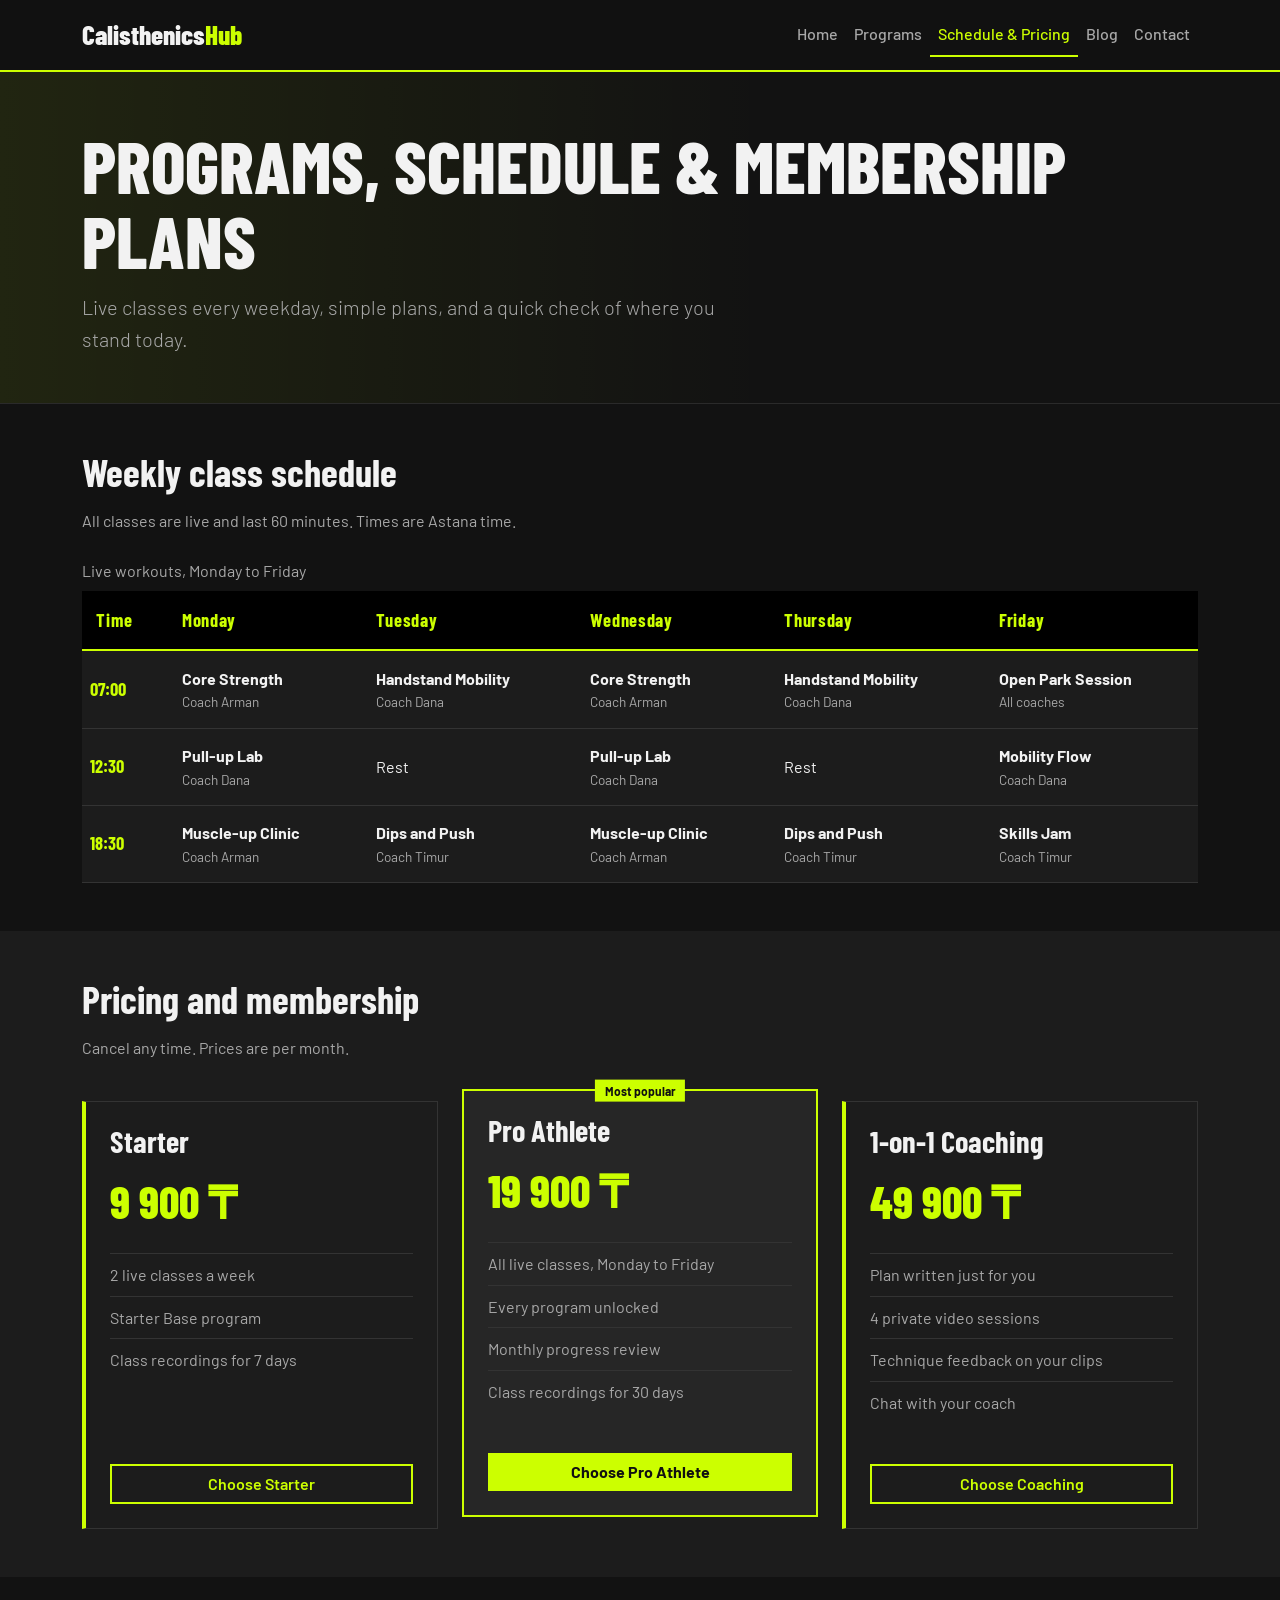
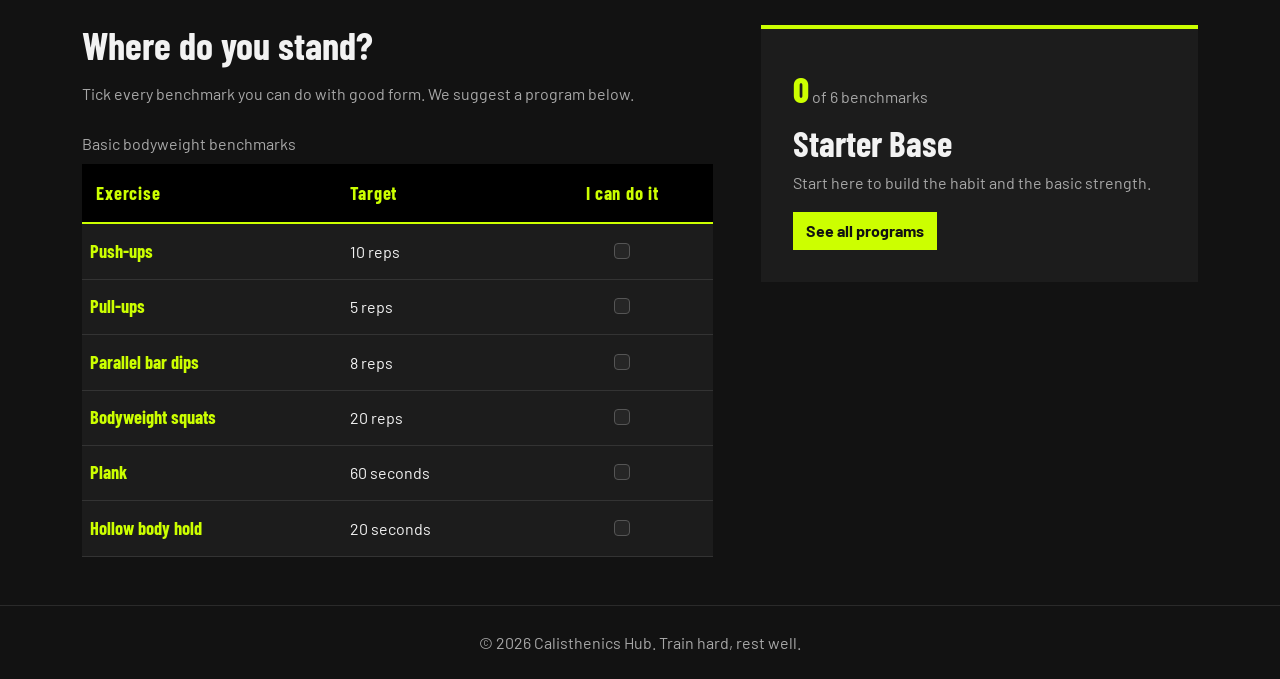
<file: Programs table.html>
<!DOCTYPE html>
<html lang="en">
<head>
  <meta charset="UTF-8">
  <meta name="viewport" content="width=device-width, initial-scale=1.0">
  <title>Schedule &amp; Pricing | Calisthenics Hub</title>

  <link rel="preconnect" href="https://fonts.googleapis.com">
  <link rel="preconnect" href="https://fonts.gstatic.com" crossorigin>
  <link href="https://fonts.googleapis.com/css2?family=Barlow+Condensed:wght@600;700;800&family=Barlow:wght@400;500;600&display=swap" rel="stylesheet">
  <link href="https://cdn.jsdelivr.net/npm/bootstrap@5.3.3/dist/css/bootstrap.min.css" rel="stylesheet">
  <link rel="stylesheet" href="style.css">
</head>
<body>

  
  <header>
    <nav class="navbar navbar-expand-md sticky-top navbar-dark">
      <div class="container">
        <a class="navbar-brand" href="index.html">Calisthenics<span>Hub</span></a>
        <button class="navbar-toggler" type="button" data-bs-toggle="collapse"
                data-bs-target="#mainNav" aria-controls="mainNav"
                aria-expanded="false" aria-label="Toggle navigation">
          <span class="navbar-toggler-icon"></span>
        </button>
        <div class="collapse navbar-collapse" id="mainNav">
          <ul class="navbar-nav ms-auto">
            <li class="nav-item"><a class="nav-link" href="index.html">Home</a></li>
            <li class="nav-item"><a class="nav-link" href="index.html#programs">Programs</a></li>
            <li class="nav-item"><a class="nav-link active" href="programs-table.html" aria-current="page">Schedule &amp; Pricing</a></li>
            <li class="nav-item"><a class="nav-link" href="blog.html">Blog</a></li>
            <li class="nav-item"><a class="nav-link" href="index.html#contact">Contact</a></li>
          </ul>
        </div>
      </div>
    </nav>
  </header>

  <main>

    
    <section class="page-hero">
      <div class="container">
        <h1>Programs, Schedule &amp; Membership Plans</h1>
        <p class="lead">Live classes every weekday, simple plans, and a quick check of where you stand today.</p>
      </div>
    </section>

   
    <section id="schedule" class="py-5">
      <div class="container">
        <h2 class="section-title">Weekly class schedule</h2>
        <p class="section-lead">All classes are live and last 60 minutes. Times are Astana time.</p>

        <div class="table-responsive">
          <table class="table table-hover align-middle schedule-table">
            <caption>Live workouts, Monday to Friday</caption>
            <thead>
              <tr>
                <th scope="col">Time</th>
                <th scope="col">Monday</th>
                <th scope="col">Tuesday</th>
                <th scope="col">Wednesday</th>
                <th scope="col">Thursday</th>
                <th scope="col">Friday</th>
              </tr>
            </thead>
            <tbody>
              <tr>
                <th scope="row">07:00</th>
                <td><strong>Core Strength</strong><span class="slot-coach">Coach Arman</span></td>
                <td><strong>Handstand Mobility</strong><span class="slot-coach">Coach Dana</span></td>
                <td><strong>Core Strength</strong><span class="slot-coach">Coach Arman</span></td>
                <td><strong>Handstand Mobility</strong><span class="slot-coach">Coach Dana</span></td>
                <td><strong>Open Park Session</strong><span class="slot-coach">All coaches</span></td>
              </tr>
              <tr>
                <th scope="row">12:30</th>
                <td><strong>Pull-up Lab</strong><span class="slot-coach">Coach Dana</span></td>
                <td class="slot-rest">Rest</td>
                <td><strong>Pull-up Lab</strong><span class="slot-coach">Coach Dana</span></td>
                <td class="slot-rest">Rest</td>
                <td><strong>Mobility Flow</strong><span class="slot-coach">Coach Dana</span></td>
              </tr>
              <tr>
                <th scope="row">18:30</th>
                <td><strong>Muscle-up Clinic</strong><span class="slot-coach">Coach Arman</span></td>
                <td><strong>Dips and Push</strong><span class="slot-coach">Coach Timur</span></td>
                <td><strong>Muscle-up Clinic</strong><span class="slot-coach">Coach Arman</span></td>
                <td><strong>Dips and Push</strong><span class="slot-coach">Coach Timur</span></td>
                <td><strong>Skills Jam</strong><span class="slot-coach">Coach Timur</span></td>
              </tr>
            </tbody>
          </table>
        </div>
      </div>
    </section>

    
    <section id="pricing" class="py-5 band">
      <div class="container">
        <h2 class="section-title">Pricing and membership</h2>
        <p class="section-lead">Cancel any time. Prices are per month.</p>

        <div class="row row-cols-1 row-cols-lg-3 g-4 pt-3">
          <div class="col">
            <article class="card plan-card h-100">
              <div class="card-body p-4">
                <h3>Starter</h3>
                <p class="price">9 900 &#8376;</p>
                <ul class="plan-list list-unstyled">
                  <li>2 live classes a week</li>
                  <li>Starter Base program</li>
                  <li>Class recordings for 7 days</li>
                </ul>
              </div>
              <div class="card-footer border-0 p-4 pt-0">
                <a href="index.html#contact" class="btn btn-outline-accent w-100">Choose Starter</a>
              </div>
            </article>
          </div>

          <div class="col">
            <article class="card plan-card plan-featured h-100">
              <span class="badge badge-accent position-absolute top-0 start-50 translate-middle">Most popular</span>
              <div class="card-body p-4">
                <h3>Pro Athlete</h3>
                <p class="price">19 900 &#8376;</p>
                <ul class="plan-list list-unstyled">
                  <li>All live classes, Monday to Friday</li>
                  <li>Every program unlocked</li>
                  <li>Monthly progress review</li>
                  <li>Class recordings for 30 days</li>
                </ul>
              </div>
              <div class="card-footer border-0 p-4 pt-0">
                <a href="index.html#contact" class="btn btn-accent w-100">Choose Pro Athlete</a>
              </div>
            </article>
          </div>

          <div class="col">
            <article class="card plan-card h-100">
              <div class="card-body p-4">
                <h3>1-on-1 Coaching</h3>
                <p class="price">49 900 &#8376;</p>
                <ul class="plan-list list-unstyled">
                  <li>Plan written just for you</li>
                  <li>4 private video sessions</li>
                  <li>Technique feedback on your clips</li>
                  <li>Chat with your coach</li>
                </ul>
              </div>
              <div class="card-footer border-0 p-4 pt-0">
                <a href="index.html#contact" class="btn btn-outline-accent w-100">Choose Coaching</a>
              </div>
            </article>
          </div>
        </div>
      </div>
    </section>

    
    <section id="benchmarks" class="py-5">
      <div class="container">
        <div class="row g-5">
          <div class="col-12 col-lg-7">
            <h2 class="section-title">Where do you stand?</h2>
            <p class="section-lead">Tick every benchmark you can do with good form. We suggest a program below.</p>

            <div class="table-responsive">
              <table class="table table-hover align-middle schedule-table" id="benchmarkTable">
                <caption>Basic bodyweight benchmarks</caption>
                <thead>
                  <tr>
                    <th scope="col">Exercise</th>
                    <th scope="col">Target</th>
                    <th scope="col" class="text-center">I can do it</th>
                  </tr>
                </thead>
                <tbody>
                  <tr><th scope="row">Push-ups</th><td>10 reps</td><td class="text-center"><input class="form-check-input" type="checkbox" aria-label="I can do 10 push-ups"></td></tr>
                  <tr><th scope="row">Pull-ups</th><td>5 reps</td><td class="text-center"><input class="form-check-input" type="checkbox" aria-label="I can do 5 pull-ups"></td></tr>
                  <tr><th scope="row">Parallel bar dips</th><td>8 reps</td><td class="text-center"><input class="form-check-input" type="checkbox" aria-label="I can do 8 dips"></td></tr>
                  <tr><th scope="row">Bodyweight squats</th><td>20 reps</td><td class="text-center"><input class="form-check-input" type="checkbox" aria-label="I can do 20 squats"></td></tr>
                  <tr><th scope="row">Plank</th><td>60 seconds</td><td class="text-center"><input class="form-check-input" type="checkbox" aria-label="I can hold a 60 second plank"></td></tr>
                  <tr><th scope="row">Hollow body hold</th><td>20 seconds</td><td class="text-center"><input class="form-check-input" type="checkbox" aria-label="I can hold a 20 second hollow body"></td></tr>
                </tbody>
              </table>
            </div>
          </div>

          <div class="col-12 col-lg-5">
            <aside class="result-box" aria-live="polite">
              <p class="result-count"><span id="scoreNum">0</span> of 6 benchmarks</p>
              <h3 id="resultTitle">Starter Base</h3>
              <p id="resultText">Start here to build the habit and the basic strength.</p>
              <a href="index.html#programs" class="btn btn-accent">See all programs</a>
            </aside>
          </div>
        </div>
      </div>
    </section>

  </main>

 
  <footer class="site-footer text-center py-4">
    <p class="mb-0">&copy; 2026 Calisthenics Hub. Train hard, rest well.</p>
  </footer>

  <script src="https://cdn.jsdelivr.net/npm/bootstrap@5.3.3/dist/js/bootstrap.bundle.min.js"></script>
  <script>
    
    const boxes = document.querySelectorAll('#benchmarkTable input[type="checkbox"]');
    const scoreNum = document.getElementById('scoreNum');
    const resultTitle = document.getElementById('resultTitle');
    const resultText = document.getElementById('resultText');

    const levels = [
      { min: 0, title: 'Starter Base', text: 'Start here to build the habit and the basic strength.' },
      { min: 3, title: 'Pull-up Path', text: 'Your base is solid. Work toward sets of ten pull-ups and strong dips.' },
      { min: 5, title: 'Muscle-up Project', text: 'You are ready for explosive pulling and skill work.' }
    ];

    function updateResult() {
      const score = [...boxes].filter(box => box.checked).length;
      const level = levels.filter(l => score >= l.min).pop();
      scoreNum.textContent = score;
      resultTitle.textContent = level.title;
      resultText.textContent = level.text;
    }

    boxes.forEach(box => box.addEventListener('change', updateResult));
  </script>
</body>
</html>
</file>
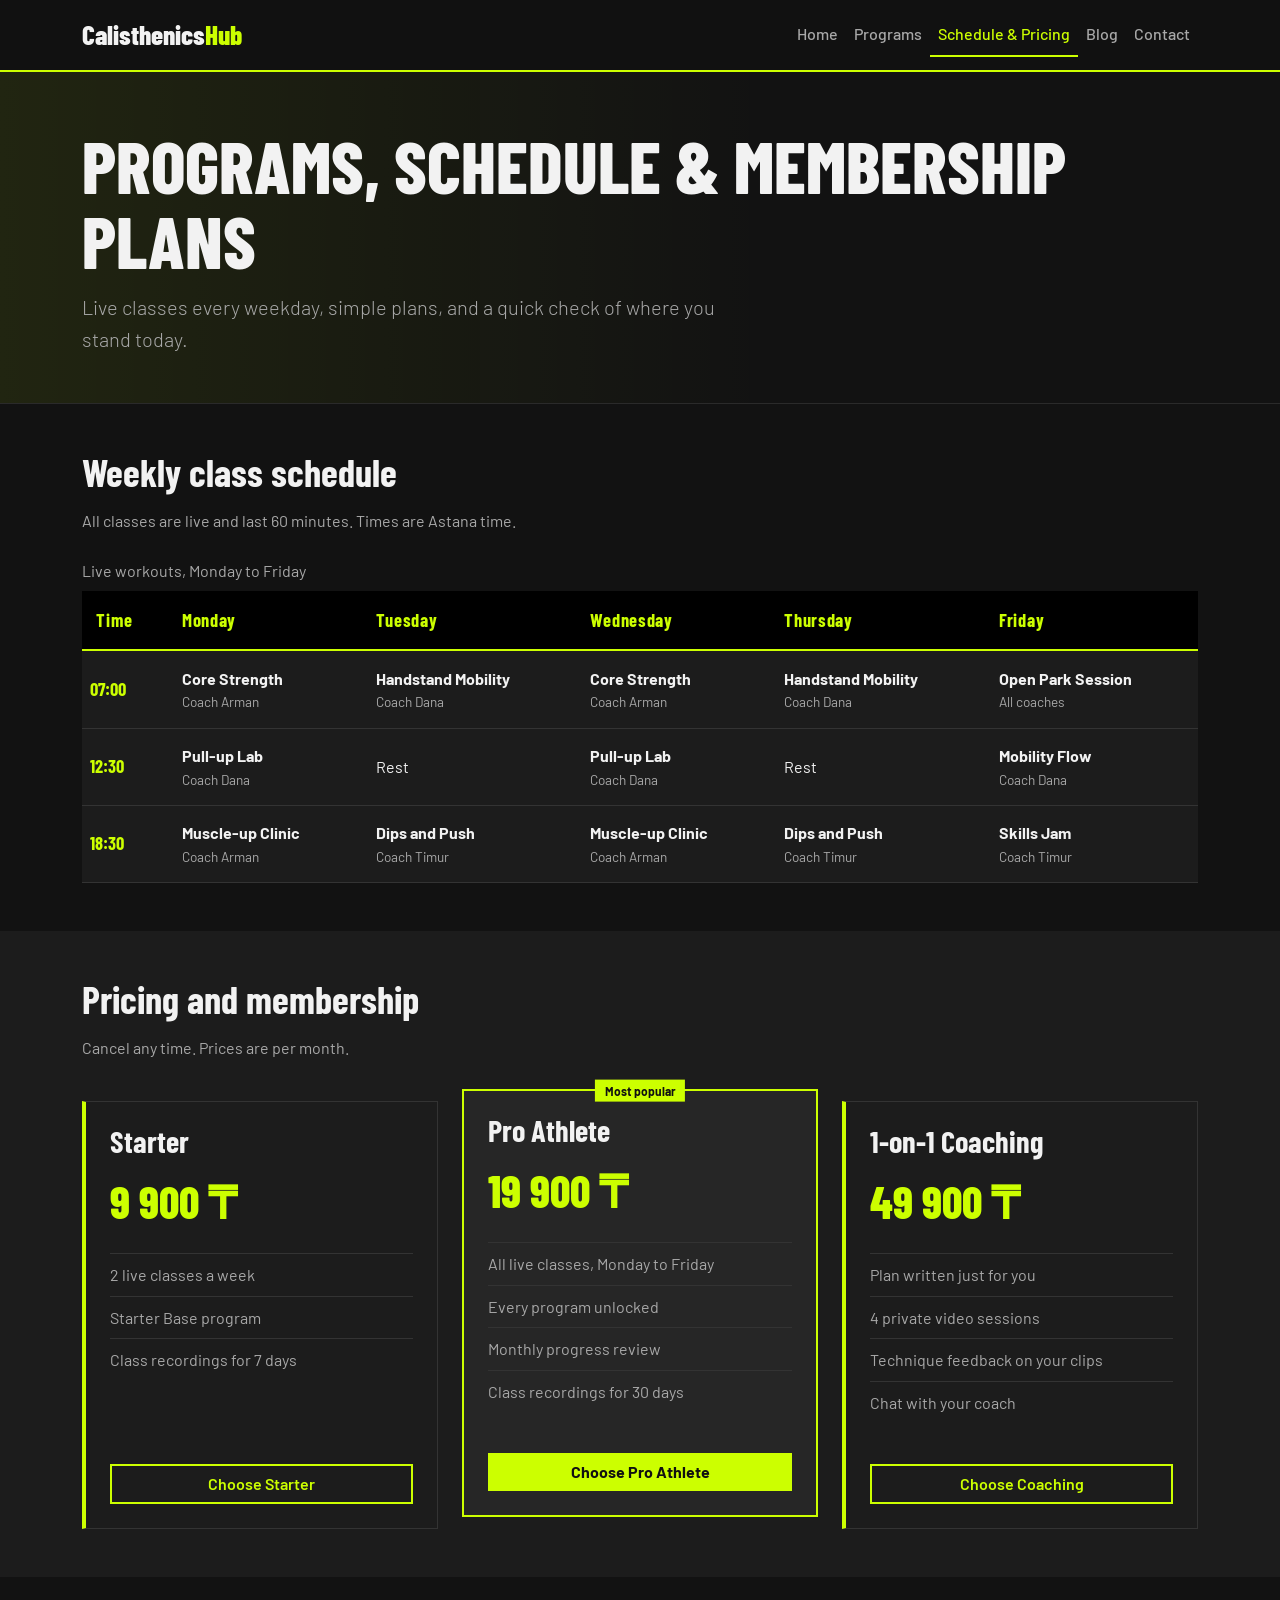
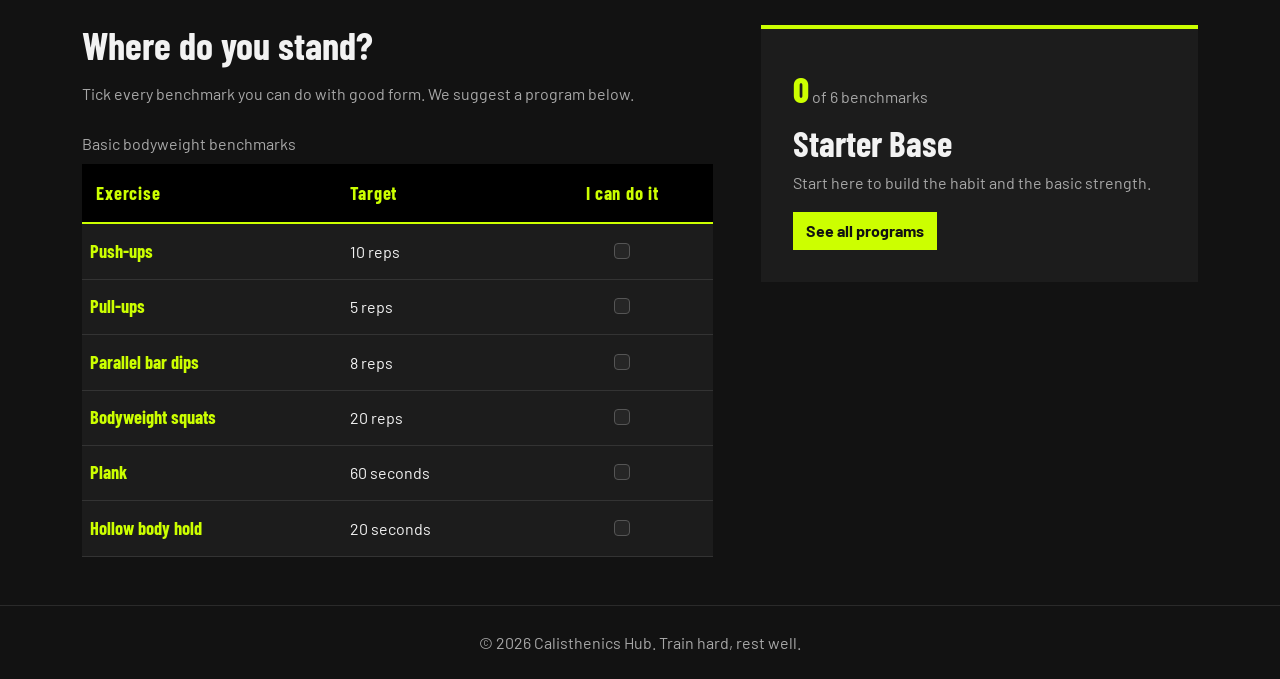
<file: programs table.html>
<!DOCTYPE html>
<html lang="en">
<head>
  <meta charset="UTF-8">
  <meta name="viewport" content="width=device-width, initial-scale=1.0">
  <title>Schedule &amp; Pricing | Calisthenics Hub</title>

  <link rel="preconnect" href="https://fonts.googleapis.com">
  <link rel="preconnect" href="https://fonts.gstatic.com" crossorigin>
  <link href="https://fonts.googleapis.com/css2?family=Barlow+Condensed:wght@600;700;800&family=Barlow:wght@400;500;600&display=swap" rel="stylesheet">
  <link href="https://cdn.jsdelivr.net/npm/bootstrap@5.3.3/dist/css/bootstrap.min.css" rel="stylesheet">
  <link rel="stylesheet" href="style.css">
</head>
<body>

  
  <header>
    <nav class="navbar navbar-expand-md sticky-top navbar-dark">
      <div class="container">
        <a class="navbar-brand" href="index.html">Calisthenics<span>Hub</span></a>
        <button class="navbar-toggler" type="button" data-bs-toggle="collapse"
                data-bs-target="#mainNav" aria-controls="mainNav"
                aria-expanded="false" aria-label="Toggle navigation">
          <span class="navbar-toggler-icon"></span>
        </button>
        <div class="collapse navbar-collapse" id="mainNav">
          <ul class="navbar-nav ms-auto">
            <li class="nav-item"><a class="nav-link" href="index.html">Home</a></li>
            <li class="nav-item"><a class="nav-link" href="index.html#programs">Programs</a></li>
            <li class="nav-item"><a class="nav-link active" href="programs-table.html" aria-current="page">Schedule &amp; Pricing</a></li>
            <li class="nav-item"><a class="nav-link" href="blog.html">Blog</a></li>
            <li class="nav-item"><a class="nav-link" href="index.html#contact">Contact</a></li>
          </ul>
        </div>
      </div>
    </nav>
  </header>

  <main>

    
    <section class="page-hero">
      <div class="container">
        <h1>Programs, Schedule &amp; Membership Plans</h1>
        <p class="lead">Live classes every weekday, simple plans, and a quick check of where you stand today.</p>
      </div>
    </section>

   
    <section id="schedule" class="py-5">
      <div class="container">
        <h2 class="section-title">Weekly class schedule</h2>
        <p class="section-lead">All classes are live and last 60 minutes. Times are Astana time.</p>

        <div class="table-responsive">
          <table class="table table-hover align-middle schedule-table">
            <caption>Live workouts, Monday to Friday</caption>
            <thead>
              <tr>
                <th scope="col">Time</th>
                <th scope="col">Monday</th>
                <th scope="col">Tuesday</th>
                <th scope="col">Wednesday</th>
                <th scope="col">Thursday</th>
                <th scope="col">Friday</th>
              </tr>
            </thead>
            <tbody>
              <tr>
                <th scope="row">07:00</th>
                <td><strong>Core Strength</strong><span class="slot-coach">Coach Arman</span></td>
                <td><strong>Handstand Mobility</strong><span class="slot-coach">Coach Dana</span></td>
                <td><strong>Core Strength</strong><span class="slot-coach">Coach Arman</span></td>
                <td><strong>Handstand Mobility</strong><span class="slot-coach">Coach Dana</span></td>
                <td><strong>Open Park Session</strong><span class="slot-coach">All coaches</span></td>
              </tr>
              <tr>
                <th scope="row">12:30</th>
                <td><strong>Pull-up Lab</strong><span class="slot-coach">Coach Dana</span></td>
                <td class="slot-rest">Rest</td>
                <td><strong>Pull-up Lab</strong><span class="slot-coach">Coach Dana</span></td>
                <td class="slot-rest">Rest</td>
                <td><strong>Mobility Flow</strong><span class="slot-coach">Coach Dana</span></td>
              </tr>
              <tr>
                <th scope="row">18:30</th>
                <td><strong>Muscle-up Clinic</strong><span class="slot-coach">Coach Arman</span></td>
                <td><strong>Dips and Push</strong><span class="slot-coach">Coach Timur</span></td>
                <td><strong>Muscle-up Clinic</strong><span class="slot-coach">Coach Arman</span></td>
                <td><strong>Dips and Push</strong><span class="slot-coach">Coach Timur</span></td>
                <td><strong>Skills Jam</strong><span class="slot-coach">Coach Timur</span></td>
              </tr>
            </tbody>
          </table>
        </div>
      </div>
    </section>

    
    <section id="pricing" class="py-5 band">
      <div class="container">
        <h2 class="section-title">Pricing and membership</h2>
        <p class="section-lead">Cancel any time. Prices are per month.</p>

        <div class="row row-cols-1 row-cols-lg-3 g-4 pt-3">
          <div class="col">
            <article class="card plan-card h-100">
              <div class="card-body p-4">
                <h3>Starter</h3>
                <p class="price">9 900 &#8376;</p>
                <ul class="plan-list list-unstyled">
                  <li>2 live classes a week</li>
                  <li>Starter Base program</li>
                  <li>Class recordings for 7 days</li>
                </ul>
              </div>
              <div class="card-footer border-0 p-4 pt-0">
                <a href="index.html#contact" class="btn btn-outline-accent w-100">Choose Starter</a>
              </div>
            </article>
          </div>

          <div class="col">
            <article class="card plan-card plan-featured h-100">
              <span class="badge badge-accent position-absolute top-0 start-50 translate-middle">Most popular</span>
              <div class="card-body p-4">
                <h3>Pro Athlete</h3>
                <p class="price">19 900 &#8376;</p>
                <ul class="plan-list list-unstyled">
                  <li>All live classes, Monday to Friday</li>
                  <li>Every program unlocked</li>
                  <li>Monthly progress review</li>
                  <li>Class recordings for 30 days</li>
                </ul>
              </div>
              <div class="card-footer border-0 p-4 pt-0">
                <a href="index.html#contact" class="btn btn-accent w-100">Choose Pro Athlete</a>
              </div>
            </article>
          </div>

          <div class="col">
            <article class="card plan-card h-100">
              <div class="card-body p-4">
                <h3>1-on-1 Coaching</h3>
                <p class="price">49 900 &#8376;</p>
                <ul class="plan-list list-unstyled">
                  <li>Plan written just for you</li>
                  <li>4 private video sessions</li>
                  <li>Technique feedback on your clips</li>
                  <li>Chat with your coach</li>
                </ul>
              </div>
              <div class="card-footer border-0 p-4 pt-0">
                <a href="index.html#contact" class="btn btn-outline-accent w-100">Choose Coaching</a>
              </div>
            </article>
          </div>
        </div>
      </div>
    </section>

    
    <section id="benchmarks" class="py-5">
      <div class="container">
        <div class="row g-5">
          <div class="col-12 col-lg-7">
            <h2 class="section-title">Where do you stand?</h2>
            <p class="section-lead">Tick every benchmark you can do with good form. We suggest a program below.</p>

            <div class="table-responsive">
              <table class="table table-hover align-middle schedule-table" id="benchmarkTable">
                <caption>Basic bodyweight benchmarks</caption>
                <thead>
                  <tr>
                    <th scope="col">Exercise</th>
                    <th scope="col">Target</th>
                    <th scope="col" class="text-center">I can do it</th>
                  </tr>
                </thead>
                <tbody>
                  <tr><th scope="row">Push-ups</th><td>10 reps</td><td class="text-center"><input class="form-check-input" type="checkbox" aria-label="I can do 10 push-ups"></td></tr>
                  <tr><th scope="row">Pull-ups</th><td>5 reps</td><td class="text-center"><input class="form-check-input" type="checkbox" aria-label="I can do 5 pull-ups"></td></tr>
                  <tr><th scope="row">Parallel bar dips</th><td>8 reps</td><td class="text-center"><input class="form-check-input" type="checkbox" aria-label="I can do 8 dips"></td></tr>
                  <tr><th scope="row">Bodyweight squats</th><td>20 reps</td><td class="text-center"><input class="form-check-input" type="checkbox" aria-label="I can do 20 squats"></td></tr>
                  <tr><th scope="row">Plank</th><td>60 seconds</td><td class="text-center"><input class="form-check-input" type="checkbox" aria-label="I can hold a 60 second plank"></td></tr>
                  <tr><th scope="row">Hollow body hold</th><td>20 seconds</td><td class="text-center"><input class="form-check-input" type="checkbox" aria-label="I can hold a 20 second hollow body"></td></tr>
                </tbody>
              </table>
            </div>
          </div>

          <div class="col-12 col-lg-5">
            <aside class="result-box" aria-live="polite">
              <p class="result-count"><span id="scoreNum">0</span> of 6 benchmarks</p>
              <h3 id="resultTitle">Starter Base</h3>
              <p id="resultText">Start here to build the habit and the basic strength.</p>
              <a href="index.html#programs" class="btn btn-accent">See all programs</a>
            </aside>
          </div>
        </div>
      </div>
    </section>

  </main>

 
  <footer class="site-footer text-center py-4">
    <p class="mb-0">&copy; 2026 Calisthenics Hub. Train hard, rest well.</p>
  </footer>

  <script src="https://cdn.jsdelivr.net/npm/bootstrap@5.3.3/dist/js/bootstrap.bundle.min.js"></script>
  <script>
    
    const boxes = document.querySelectorAll('#benchmarkTable input[type="checkbox"]');
    const scoreNum = document.getElementById('scoreNum');
    const resultTitle = document.getElementById('resultTitle');
    const resultText = document.getElementById('resultText');

    const levels = [
      { min: 0, title: 'Starter Base', text: 'Start here to build the habit and the basic strength.' },
      { min: 3, title: 'Pull-up Path', text: 'Your base is solid. Work toward sets of ten pull-ups and strong dips.' },
      { min: 5, title: 'Muscle-up Project', text: 'You are ready for explosive pulling and skill work.' }
    ];

    function updateResult() {
      const score = [...boxes].filter(box => box.checked).length;
      const level = levels.filter(l => score >= l.min).pop();
      scoreNum.textContent = score;
      resultTitle.textContent = level.title;
      resultText.textContent = level.text;
    }

    boxes.forEach(box => box.addEventListener('change', updateResult));
  </script>
</body>
</html>
</file>
<file: style.css>
:root {
  --bg: #121212;
  --surface: #1c1c1c;
  --surface-2: #262626;
  --text: #f2f2f2;
  --muted: #a8a8a8;
  --accent: #ccff00;
  --accent-dark: #a8d400;
  --font-display: "Barlow Condensed", "Arial Narrow", Impact, sans-serif;
  --font-body: "Barlow", system-ui, -apple-system, "Segoe UI", sans-serif;

 
  --bs-body-bg: var(--bg);
  --bs-body-color: var(--text);
  --bs-body-font-family: var(--font-body);
  --bs-border-color: #333;
}


html { scroll-behavior: smooth; }

body {
  background-color: var(--bg);
  color: var(--text);
  font-family: var(--font-body);
  line-height: 1.6;
  overflow-x: hidden;
}

section[id] { scroll-margin-top: 70px; } 

h1, h2, h3 { font-family: var(--font-display); font-weight: 700; line-height: 1.05; }

a:focus-visible, button:focus-visible, .form-control:focus-visible {
  outline: 3px solid var(--accent);
  outline-offset: 2px;
}

.section-title { font-size: 2.4rem; margin-bottom: 1rem; }
.section-subtitle { font-size: 1.8rem; color: var(--accent); }


.navbar {
  background-color: rgba(18, 18, 18, 0.96);
  border-bottom: 2px solid var(--accent);
}
.navbar-brand {
  font-family: var(--font-display);
  font-size: 1.7rem;
  font-weight: 800;
  color: var(--text);
}
.navbar-brand span { color: var(--accent); }
.navbar .nav-link { color: var(--muted); font-weight: 500; }
.navbar .nav-link:hover,
.navbar .nav-link:focus { color: var(--accent); }
.navbar-toggler { border-color: var(--accent); }
.navbar-toggler:focus { box-shadow: 0 0 0 3px rgba(204, 255, 0, 0.4); }
.navbar-toggler-icon {
  background-image: url("data:image/svg+xml,%3csvg xmlns='http://www.w3.org/2000/svg' viewBox='0 0 30 30'%3e%3cpath stroke='%23ccff00' stroke-linecap='round' stroke-miterlimit='10' stroke-width='2' d='M4 7h22M4 15h22M4 23h22'/%3e%3c/svg%3e");
}


.btn-accent {
  background-color: var(--accent);
  border-color: var(--accent);
  color: #111;
  font-weight: 700;
  border-radius: 0;
}
.btn-accent:hover,
.btn-accent:focus {
  background-color: var(--accent-dark);
  border-color: var(--accent-dark);
  color: #111;
}
.btn-outline-accent {
  border: 2px solid var(--accent);
  color: var(--accent);
  font-weight: 600;
  border-radius: 0;
}
.btn-outline-accent:hover {
  background-color: var(--accent);
  color: #111;
}


.hero {
  min-height: 85vh;
  background:
    linear-gradient(90deg, rgba(18, 18, 18, 0.95) 35%, rgba(18, 18, 18, 0.7)),
    url("https://picsum.photos/seed/calisthenics-hero/1600/900") center / cover no-repeat;
}
.hero-title {
  font-size: clamp(3rem, 9vw, 6rem);
  font-weight: 800;
  text-transform: uppercase;
}
.hero-subtitle { color: var(--muted); max-width: 36rem; }
.hero-stats li {
  padding: 1rem 0 1rem 1.25rem;
  border-left: 4px solid var(--accent);
  margin-bottom: 1rem;
  color: var(--muted);
}
.hero-stats strong {
  display: block;
  font-family: var(--font-display);
  font-size: 2.2rem;
  color: var(--text);
}


.about-img {
  width: 100%;
  border-bottom: 6px solid var(--accent);
  object-fit: cover;
}


.card {
  background-color: var(--surface);
  border: 1px solid var(--bs-border-color);
  border-left: 4px solid var(--accent);
  border-radius: 0;
  color: var(--text);
}
.card-text { font-size: 1.1rem; }
.card-footer {
  background-color: transparent;
  border-top: 1px solid var(--bs-border-color);
  color: var(--muted);
}


.accordion {
  --bs-accordion-bg: var(--surface);
  --bs-accordion-color: var(--text);
  --bs-accordion-border-color: #333;
  --bs-accordion-btn-bg: var(--surface);
  --bs-accordion-btn-color: var(--text);
  --bs-accordion-active-bg: var(--surface-2);
  --bs-accordion-active-color: var(--accent);
  --bs-accordion-btn-focus-box-shadow: 0 0 0 3px rgba(204, 255, 0, 0.4);
  --bs-accordion-border-radius: 0;
  --bs-accordion-inner-border-radius: 0;
}
.accordion-button { font-weight: 600; }
.accordion-button::after { filter: invert(1) brightness(1.5); }
.accordion-button:not(.collapsed)::after {
  filter: invert(86%) sepia(86%) saturate(900%) hue-rotate(20deg);
}


.contact-form {
  background-color: var(--surface);
  border-top: 4px solid var(--accent);
}
.form-label { color: var(--muted); font-weight: 500; }
.form-control,
.form-select {
  background-color: var(--surface-2);
  border: 1px solid #3a3a3a;
  border-radius: 0;
  color: var(--text);
}
.form-control::placeholder { color: #777; }
.form-control:focus,
.form-select:focus {
  background-color: var(--surface-2);
  border-color: var(--accent);
  box-shadow: 0 0 0 3px rgba(204, 255, 0, 0.25);
  color: var(--text);
}


.site-footer {
  border-top: 1px solid #2a2a2a;
  color: var(--muted);
}


.programs {
  background-color: var(--surface);
  padding: 2.5rem 1rem;
}

.programs-title {
  font-size: 2rem;            
  text-align: left;
  margin: 0 0 0.5rem;
}

.programs-intro {
  color: var(--muted);
  margin: 0 0 1.5rem;
}

.programs-list {
  display: grid;
  grid-template-columns: 1fr; 
  gap: 1rem;
}

.program-card {
  background-color: var(--bg);
  border-top: 4px solid var(--accent);
  padding: 1.25rem;           
}

.program-card h3 { font-size: 1.5rem; margin: 0 0 0.5rem; }
.program-card p { color: var(--muted); margin: 0 0 1rem; }

.program-meta {
  display: inline-block;
  color: var(--accent);
  font-weight: 600;
  font-size: 0.9rem;
}


@media (min-width: 768px) {
  .programs {
    padding: 4rem 2rem;       
  }
  .programs-title {
    font-size: 3rem;          
    text-align: center;       
  }
  .programs-intro { text-align: center; }
  .programs-list {
    grid-template-columns: repeat(2, 1fr); 
    gap: 1.5rem;
  }
  .program-card { padding: 1.75rem; }      
}


@media (min-width: 1280px) {
  .programs { padding: 5rem 4rem; }
  .programs-title { font-size: 4rem; }
  .programs-list {
    grid-template-columns: repeat(3, 1fr); 
    gap: 2rem;
    max-width: 1320px;
    margin-inline: auto;
  }
}


.navbar .nav-link.active { color: var(--accent); border-bottom: 2px solid var(--accent); }
@media (max-width: 767.98px) {
  .navbar .nav-link.active { border-bottom: 0; border-left: 3px solid var(--accent); padding-left: 0.75rem; }
}


.page-hero {
  padding: 3.5rem 0 3rem;
  border-bottom: 1px solid #2a2a2a;
  background: linear-gradient(90deg, rgba(204, 255, 0, 0.08), transparent 60%), var(--bg);
}
.page-hero h1 {
  font-size: clamp(2.4rem, 7vw, 4.5rem);
  font-weight: 800;
  text-transform: uppercase;
  margin-bottom: 0.75rem;
}
.page-hero .lead { color: var(--muted); max-width: 40rem; margin-bottom: 0; }


.band { background-color: var(--surface); }
.section-lead { color: var(--muted); margin-bottom: 1.5rem; }
.badge-accent {
  background-color: var(--accent);
  color: #111;
  font-weight: 700;
  border-radius: 0;
  padding: 0.45em 0.8em;
}


.schedule-table {
  --bs-table-bg: var(--surface);
  --bs-table-color: var(--text);
  --bs-table-border-color: #333;
  --bs-table-hover-bg: rgba(204, 255, 0, 0.12);
  --bs-table-hover-color: var(--text);
  min-width: 640px;            
  margin-bottom: 0;
}
.schedule-table caption { color: var(--muted); caption-side: top; padding-top: 0; }
.schedule-table thead {
  --bs-table-bg: #000;
  --bs-table-color: var(--accent);
  font-family: var(--font-display);
  font-size: 1.15rem;
  letter-spacing: 0.04em;
}
.schedule-table thead th { border-bottom: 2px solid var(--accent); padding: 0.9rem; }
.schedule-table tbody th { color: var(--accent); font-family: var(--font-display); font-size: 1.15rem; }
.schedule-table td { padding: 0.9rem; }
.schedule-table tbody tr:hover td strong { color: var(--accent); }
.slot-coach { display: block; color: var(--muted); font-size: 0.85rem; }
.slot-rest { color: #666; }
#benchmarkTable { min-width: 0; }  


.form-check-input { background-color: var(--surface-2); border-color: #555; cursor: pointer; }
.form-check-input:checked { background-color: var(--accent); border-color: var(--accent); }
.form-check-input:focus { border-color: var(--accent); box-shadow: 0 0 0 3px rgba(204, 255, 0, 0.3); }
.form-check-input:checked[type="checkbox"] {
  background-image: url("data:image/svg+xml,%3csvg xmlns='http://www.w3.org/2000/svg' viewBox='0 0 20 20'%3e%3cpath fill='none' stroke='%23111' stroke-linecap='round' stroke-linejoin='round' stroke-width='3' d='m6 10 3 3 6-6'/%3e%3c/svg%3e");
}
.form-check-label { color: var(--text); }
fieldset legend { float: none; }


.plan-card { position: relative; }
.plan-card h3 { font-size: 1.9rem; }
.price {
  font-family: var(--font-display);
  font-size: 2.8rem;
  font-weight: 800;
  color: var(--accent);
  margin: 0.5rem 0 1rem;
}
.plan-list li { padding: 0.5rem 0; border-top: 1px solid #333; color: var(--muted); }
.plan-featured {
  border: 2px solid var(--accent);
  background-color: var(--surface-2);
}
@media (min-width: 992px) {
  .plan-featured { transform: translateY(-12px); }  
}


.result-box {
  background-color: var(--surface);
  border-top: 4px solid var(--accent);
  padding: 2rem;
}
.result-count { color: var(--muted); margin-bottom: 0.5rem; }
.result-count span { color: var(--accent); font-family: var(--font-display); font-size: 2.2rem; font-weight: 800; }
.result-box h3 { font-size: 2.2rem; }
.result-box p { color: var(--muted); }
@media (min-width: 992px) {
  .result-box { position: sticky; top: 90px; }
}


.blog-card .card-img-top { border-radius: 0; aspect-ratio: 3 / 2; object-fit: cover; }
.blog-card .card-title { font-size: 1.6rem; }
.blog-card .card-text { color: var(--muted); font-size: 1rem; }
.blog-card { transition: border-color 0.2s ease, transform 0.2s ease; }
.blog-card:hover { border-color: var(--accent); transform: translateY(-4px); }

@media (prefers-reduced-motion: reduce) {
  .blog-card, html { transition: none; scroll-behavior: auto; }
  .blog-card:hover { transform: none; }
}
</file>
